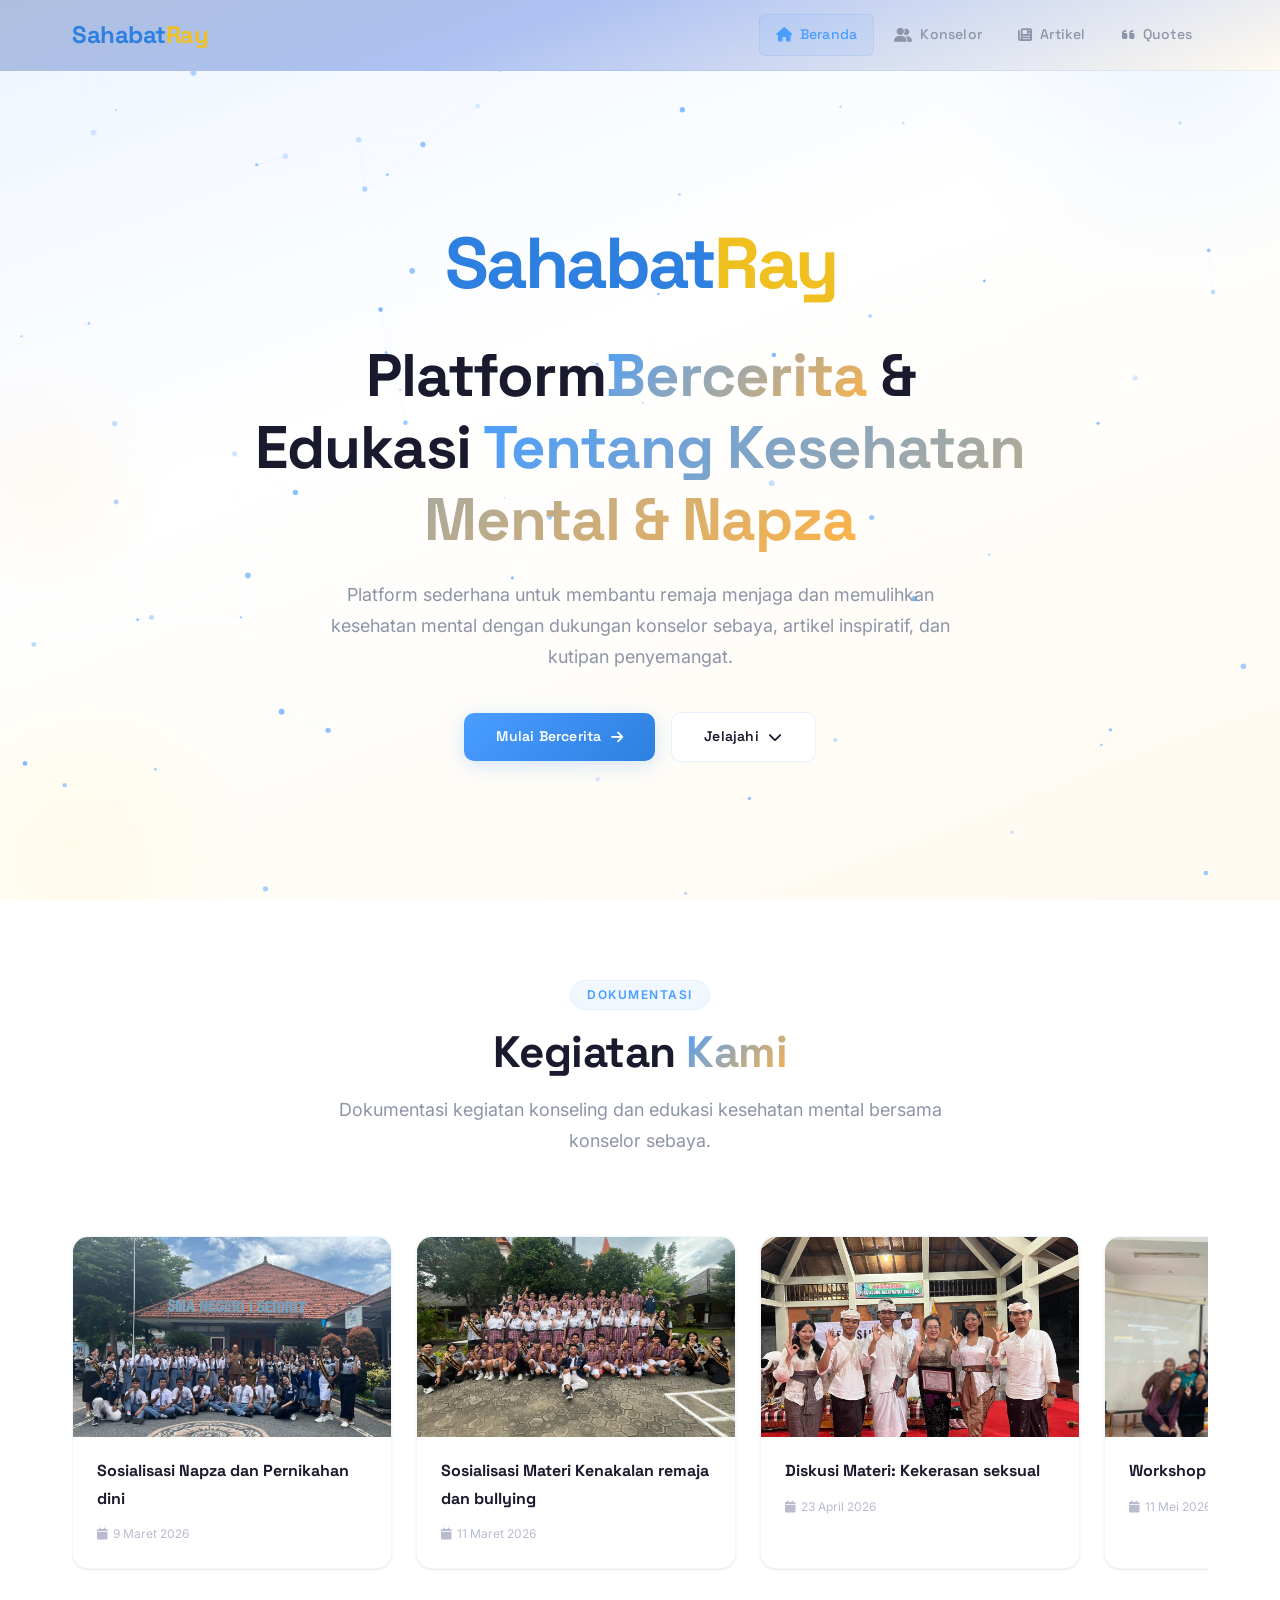
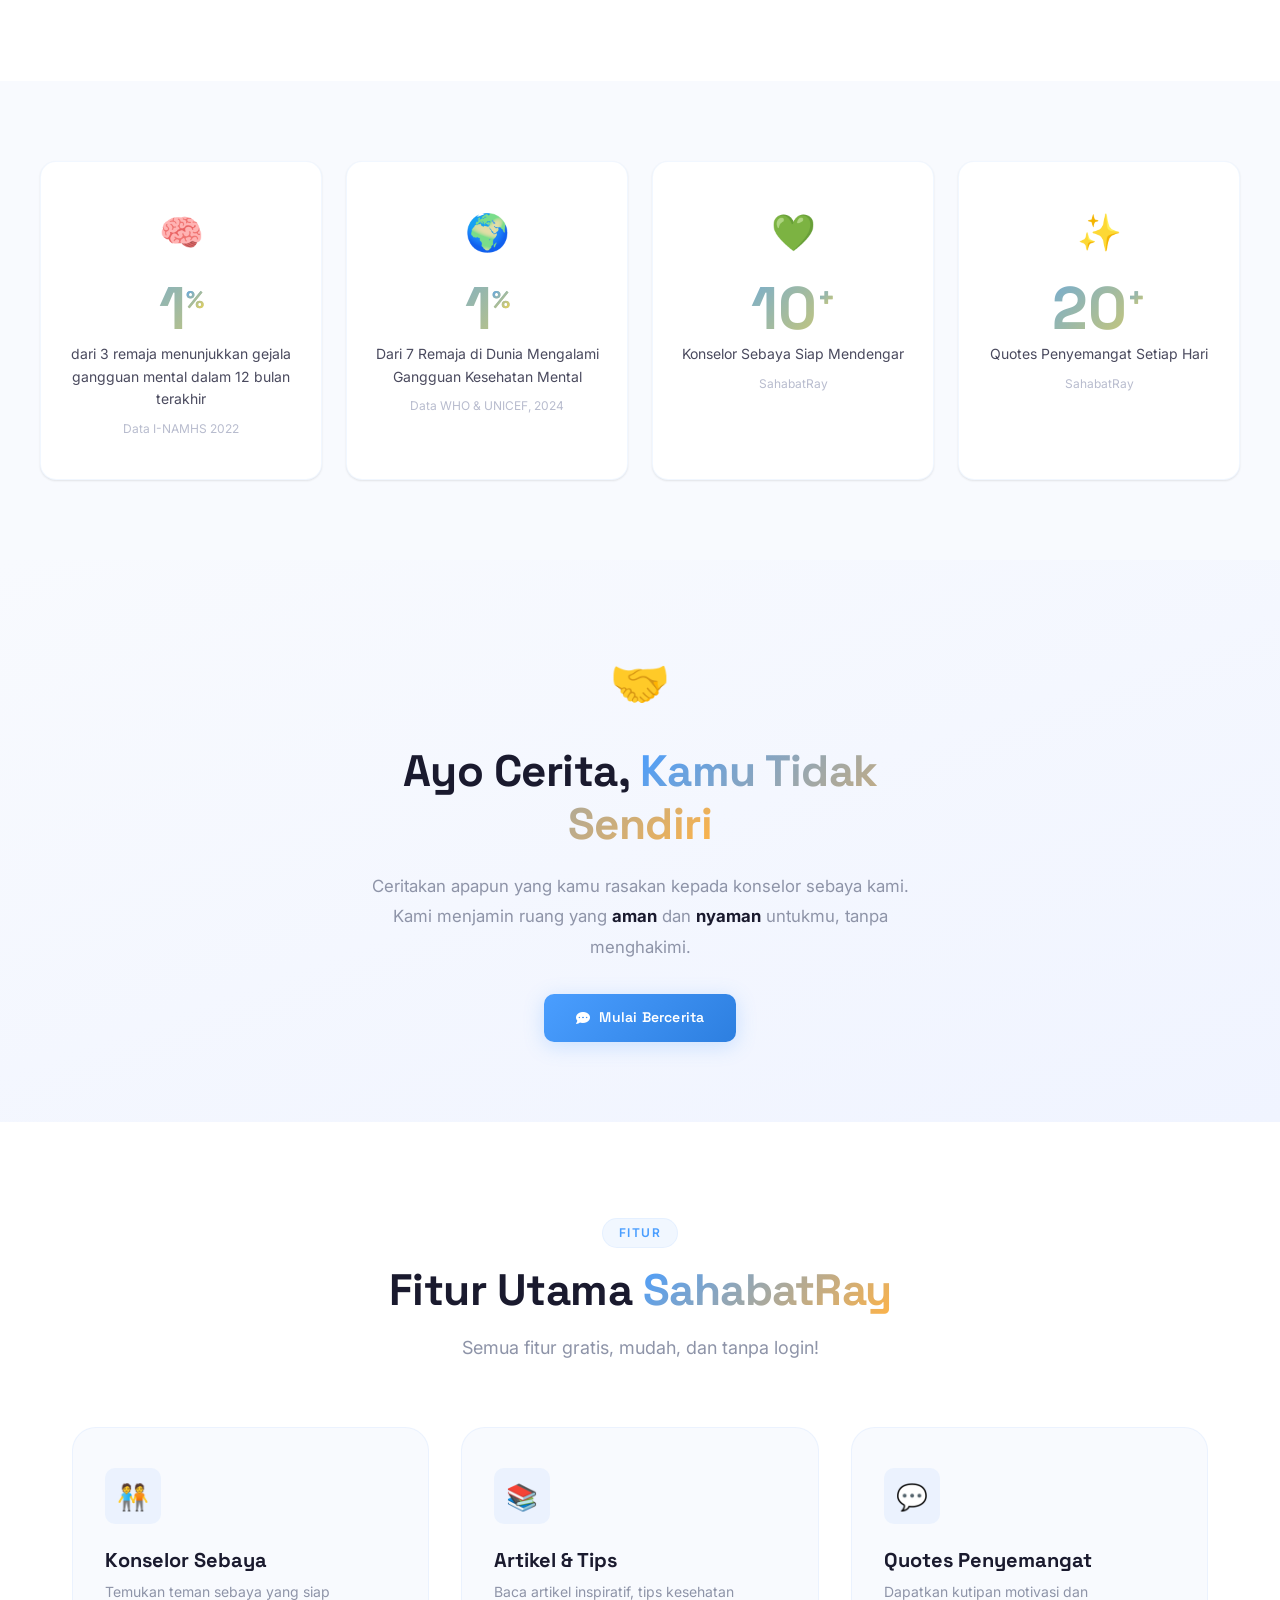
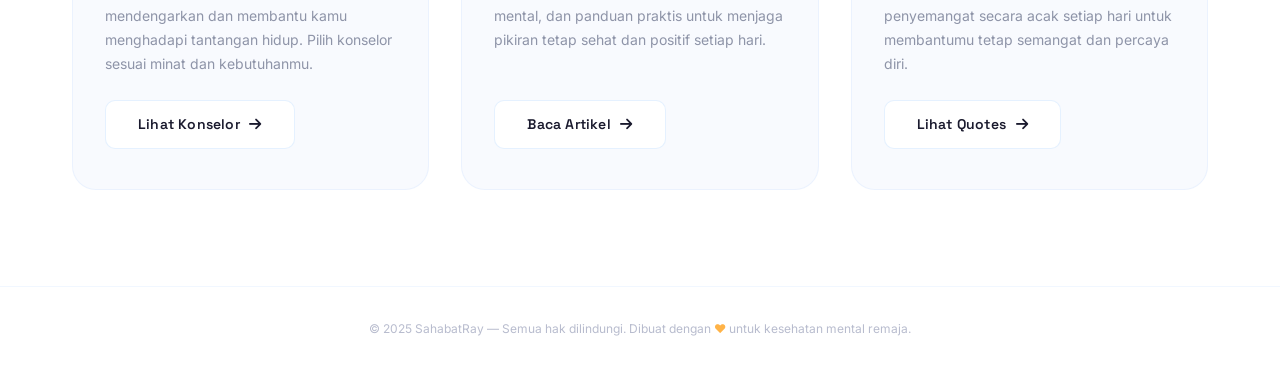
<file: index.html>
<!DOCTYPE html>
<html lang="id">
<head>
  <meta charset="UTF-8">
  <meta name="viewport" content="width=device-width, initial-scale=1.0">
  <title>SahabatRay — Platform Kesehatan Mental Remaja</title>

  <!-- Fonts -->
  <link rel="preconnect" href="https://fonts.googleapis.com">
  <link rel="preconnect" href="https://fonts.gstatic.com" crossorigin>
  <link href="https://fonts.googleapis.com/css2?family=Space+Grotesk:wght@400;500;600;700;800&family=Inter:wght@300;400;500;600;700&display=swap" rel="stylesheet">

  <!-- Icons -->
  <link rel="stylesheet" href="https://cdnjs.cloudflare.com/ajax/libs/font-awesome/6.4.0/css/all.min.css">

  <!-- Styles -->
  <link rel="stylesheet" href="styles.css">
</head>
<body>

  <!-- ====== Navbar ====== -->
  <nav class="navbar">
    <div class="nav-container">
      <a href="index.html" class="logo">Sahabat<span class="in">Ray</span></a>
      <button class="nav-toggle" aria-label="Menu">
        <i class="fa fa-bars"></i>
      </button>
      <div class="nav-links">
        <a href="index.html" class="active"><i class="fa fa-home"></i><span class="nav-text">Beranda</span></a>
        <a href="konselor.html"><i class="fa fa-user-friends"></i><span class="nav-text">Konselor</span></a>
        <a href="artikel.html"><i class="fa fa-newspaper"></i><span class="nav-text">Artikel</span></a>
        <a href="quotes.html"><i class="fa fa-quote-left"></i><span class="nav-text">Quotes</span></a>
      </div>
    </div>
  </nav>

  <!-- ====== Hero Section with Particles ====== -->
  <section class="hero">
    <canvas id="particle-canvas" class="hero-canvas"></canvas>

    <div class="hero-content">
      <a href="index.html" class="logo">Sahabat<span class="in">Ray</span></a>

      <h1 class="hero-title">
        Platform<span class="highlight">Bercerita</span> &amp;<br>
        Edukasi <span class="highlight"> Tentang Kesehatan Mental & Napza</span>
      </h1>

      <p class="hero-subtitle">
        Platform sederhana untuk membantu remaja menjaga dan memulihkan kesehatan mental dengan dukungan konselor sebaya, artikel inspiratif, dan kutipan penyemangat.
      </p>

      <div class="hero-actions">
        <a href="konselor.html" class="btn btn-primary btn-glow">
          <span>Mulai Bercerita</span>
          <i class="fa fa-arrow-right"></i>
        </a>
        <a href="#next-section" class="btn btn-secondary">
          <span>Jelajahi</span>
          <i class="fa fa-chevron-down"></i>
        </a>
      </div>
    </div>

    <!-- Floating decorative shapes -->
    <div class="float-shape float-shape-1"></div>
    <div class="float-shape float-shape-2"></div>
    <div class="float-shape float-shape-3"></div>
  </section>

  <!-- ====== Dokumentasi Section ====== -->
  <section class="dokumentasi-section">
    <div class="container">
      <div class="section-header reveal">
        <div class="section-tag">Dokumentasi</div>
        <h2 class="section-title">Kegiatan <span class="highlight">Kami</span></h2>
        <p class="section-desc">Dokumentasi kegiatan konseling dan edukasi kesehatan mental bersama konselor sebaya.</p>
      </div>
      <div class="dokumentasi-scroll" id="dokumentasi-list">
        <!-- Cards generated by JS -->
      </div>
    </div>
  </section>

  <!-- ====== Facts Section ====== -->
  <section id="next-section" class="facts-section">
    <div class="facts-grid stagger">
      <div class="fact-card reveal">
        <span class="fact-icon">🧠</span>
        <div class="fact-number" data-target="1">0</div>
        <div class="fact-label">dari 3 remaja menunjukkan gejala gangguan mental dalam 12 bulan terakhir</div>
        <span class="fact-source">Data I-NAMHS 2022</span>
      </div>
      <div class="fact-card reveal">
        <span class="fact-icon">🌍</span>
        <div class="fact-number" data-target="1">0</div>
        <div class="fact-label">Dari 7 Remaja di Dunia Mengalami Gangguan Kesehatan Mental</div>
        <span class="fact-source">Data WHO & UNICEF, 2024</span>
      </div>
      <div class="fact-card reveal">
        <span class="fact-icon">💚</span>
        <div class="fact-number" data-target="10">0</div>
        <div class="fact-label">Konselor Sebaya Siap Mendengar</div>
        <span class="fact-source">SahabatRay</span>
      </div>
      <div class="fact-card reveal">
        <span class="fact-icon">✨</span>
        <div class="fact-number" data-target="20">0</div>
        <div class="fact-label">Quotes Penyemangat Setiap Hari</div>
        <span class="fact-source">SahabatRay</span>
      </div>
    </div>
  </section>

  <!-- ====== Call to Story ====== -->
  <section class="cta-section">
    <div class="container">
      <div class="reveal">
        <div style="font-size:3rem;margin-bottom:1.5rem;">🤝</div>
        <h2 class="section-title" style="margin-bottom:1.25rem;">
          Ayo Cerita, <span class="highlight">Kamu Tidak Sendiri</span>
        </h2>
        <p style="color:var(--text-muted);max-width:560px;margin:0 auto 2rem;font-size:1.05rem;line-height:1.8;">
          Ceritakan apapun yang kamu rasakan kepada konselor sebaya kami. Kami menjamin ruang yang <strong style="color:var(--text-dark);">aman</strong> dan <strong style="color:var(--text-dark);">nyaman</strong> untukmu, tanpa menghakimi.
        </p>
        <a href="konselor.html" class="btn btn-primary btn-glow">
          <i class="fa fa-comment-dots"></i>
          <span>Mulai Bercerita</span>
        </a>
      </div>
    </div>
  </section>

  <!-- ====== Features Section ====== -->
  <section class="section fitur-section">
    <div class="container">
      <div class="section-header reveal">
        <div class="section-tag">Fitur</div>
        <h2 class="section-title">Fitur Utama <span class="highlight">SahabatRay</span></h2>
        <p class="section-desc">Semua fitur gratis, mudah, dan tanpa login!</p>
      </div>

      <div class="fitur-grid stagger">
        <div class="fitur-card reveal">
          <div class="fitur-icon">🧑‍🤝‍🧑</div>
          <h3 class="fitur-title">Konselor Sebaya</h3>
          <p class="fitur-desc">Temukan teman sebaya yang siap mendengarkan dan membantu kamu menghadapi tantangan hidup. Pilih konselor sesuai minat dan kebutuhanmu.</p>
          <a href="konselor.html" class="btn btn-secondary">
            <span>Lihat Konselor</span>
            <i class="fa fa-arrow-right"></i>
          </a>
        </div>

        <div class="fitur-card reveal">
          <div class="fitur-icon">📚</div>
          <h3 class="fitur-title">Artikel &amp; Tips</h3>
          <p class="fitur-desc">Baca artikel inspiratif, tips kesehatan mental, dan panduan praktis untuk menjaga pikiran tetap sehat dan positif setiap hari.</p>
          <a href="artikel.html" class="btn btn-secondary">
            <span>Baca Artikel</span>
            <i class="fa fa-arrow-right"></i>
          </a>
        </div>

        <div class="fitur-card reveal">
          <div class="fitur-icon">💬</div>
          <h3 class="fitur-title">Quotes Penyemangat</h3>
          <p class="fitur-desc">Dapatkan kutipan motivasi dan penyemangat secara acak setiap hari untuk membantumu tetap semangat dan percaya diri.</p>
          <a href="quotes.html" class="btn btn-secondary">
            <span>Lihat Quotes</span>
            <i class="fa fa-arrow-right"></i>
          </a>
        </div>
      </div>
    </div>
  </section>

  <!-- ====== Footer ====== -->
  <footer class="footer">
    <p>© 2025 SahabatRay — Semua hak dilindungi. Dibuat dengan <span style="color:var(--accent);">❤</span> untuk kesehatan mental remaja.</p>
  </footer>

  <!-- Scripts -->
  <script src="scripts.js"></script>
</body>
</html>
</file>
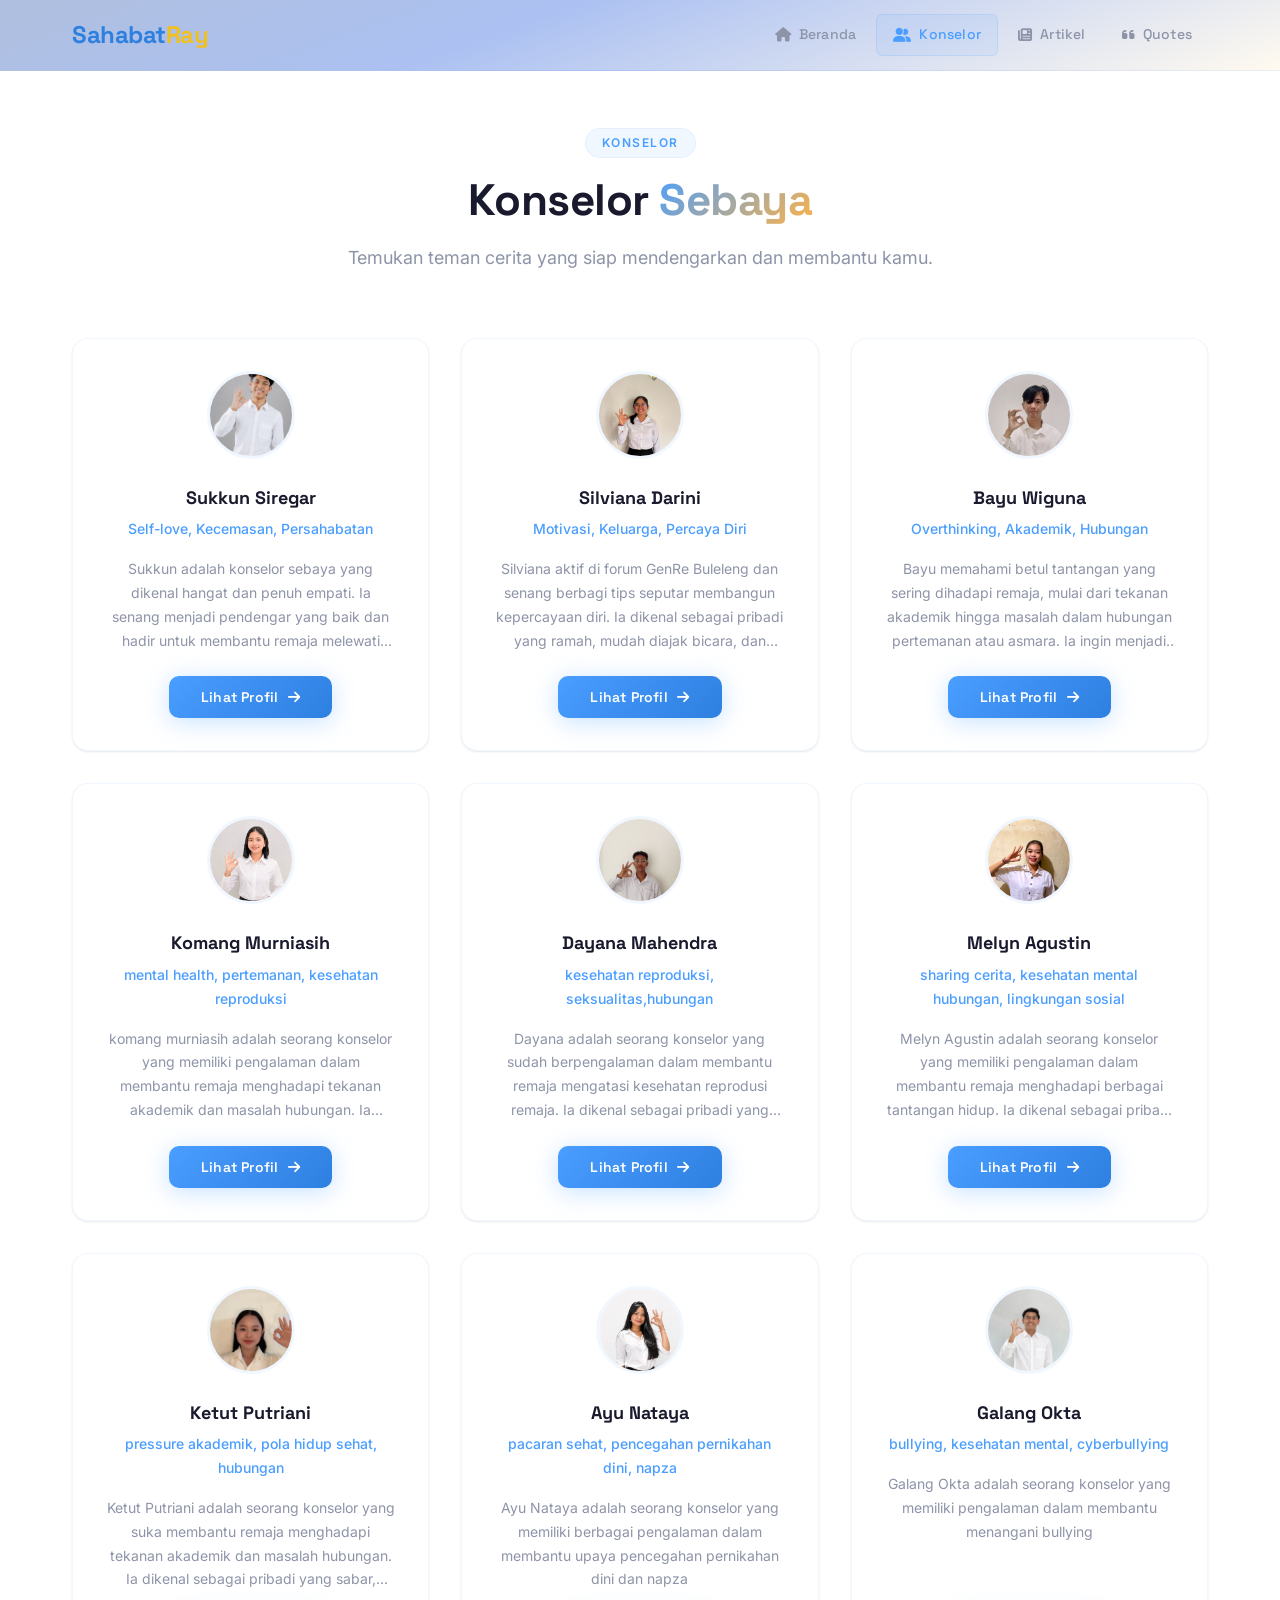
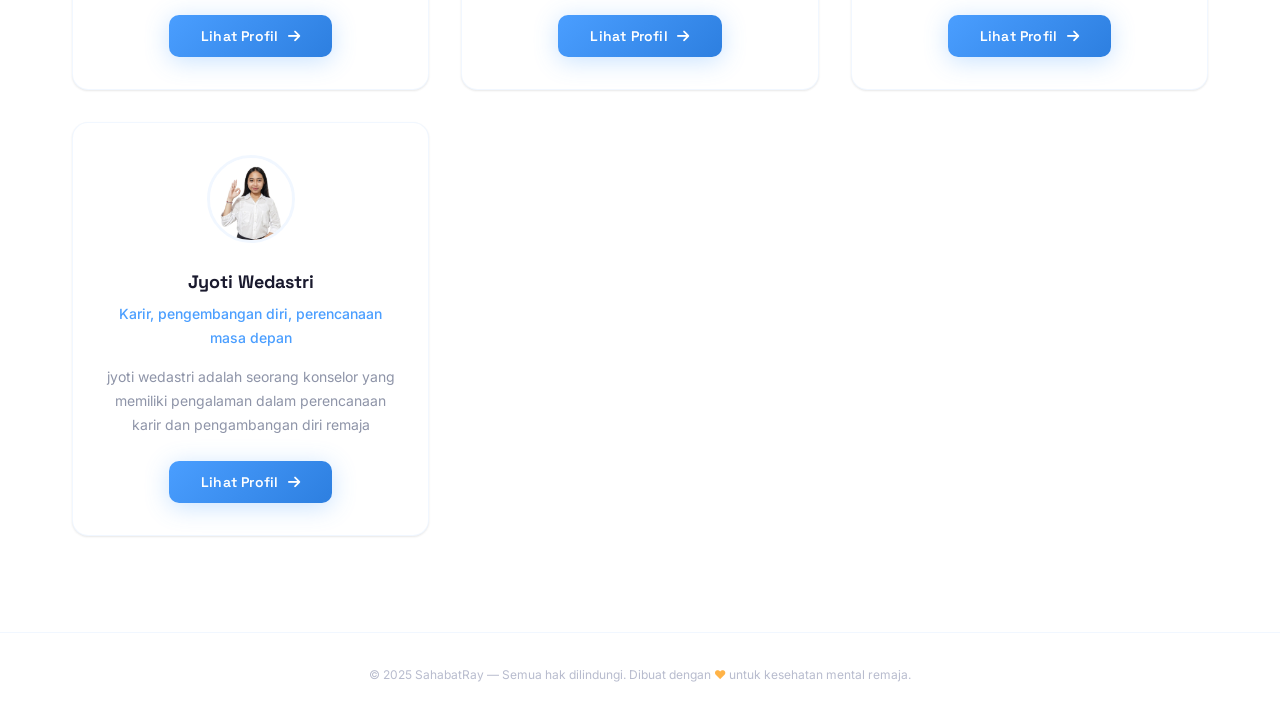
<file: konselor.html>
<!DOCTYPE html>
<html lang="id">
<head>
  <meta charset="UTF-8">
  <meta name="viewport" content="width=device-width, initial-scale=1.0">
  <title>Konselor Sebaya — SahabatRay</title>
  <link rel="preconnect" href="https://fonts.googleapis.com">
  <link rel="preconnect" href="https://fonts.gstatic.com" crossorigin>
  <link href="https://fonts.googleapis.com/css2?family=Space+Grotesk:wght@400;500;600;700;800&family=Inter:wght@300;400;500;600;700&display=swap" rel="stylesheet">
  <link rel="stylesheet" href="https://cdnjs.cloudflare.com/ajax/libs/font-awesome/6.4.0/css/all.min.css">
  <link rel="stylesheet" href="styles.css">
</head>
<body>

  <nav class="navbar">
    <div class="nav-container">
      <a href="index.html" class="logo">Sahabat<span class="in">Ray</span></a>
      <button class="nav-toggle" aria-label="Menu">
        <i class="fa fa-bars"></i>
      </button>
      <div class="nav-links">
        <a href="index.html"><i class="fa fa-home"></i><span class="nav-text">Beranda</span></a>
        <a href="konselor.html" class="active"><i class="fa fa-user-friends"></i><span class="nav-text">Konselor</span></a>
        <a href="artikel.html"><i class="fa fa-newspaper"></i><span class="nav-text">Artikel</span></a>
        <a href="quotes.html"><i class="fa fa-quote-left"></i><span class="nav-text">Quotes</span></a>
      </div>
    </div>
  </nav>

  <section class="section" style="padding-top:8rem;">
    <div class="container">
      <div class="section-header reveal">
        <div class="section-tag">Konselor</div>
        <h2 class="section-title">Konselor <span class="highlight">Sebaya</span></h2>
        <p class="section-desc">Temukan teman cerita yang siap mendengarkan dan membantu kamu.</p>
      </div>
      <div id="konselor-list">
        <!-- Cards generated by JS -->
      </div>
    </div>
  </section>

  <footer class="footer">
    <p>© 2025 SahabatRay — Semua hak dilindungi. Dibuat dengan <span style="color:var(--accent);">❤</span> untuk kesehatan mental remaja.</p>
  </footer>

  <script src="scripts.js"></script>
</body>
</html>
</file>
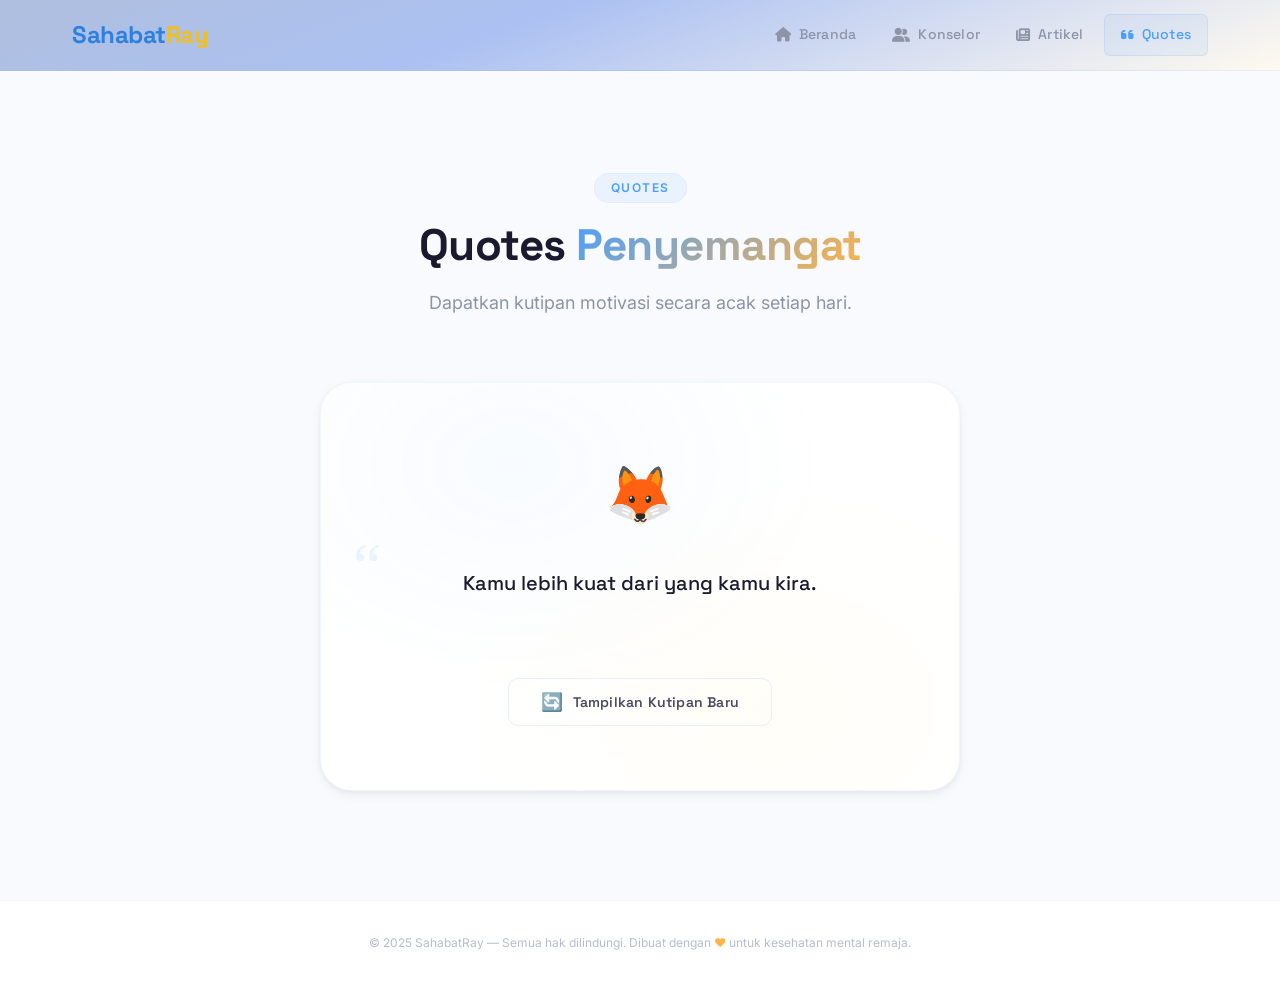
<file: quotes.html>
<!DOCTYPE html>
<html lang="id">
<head>
  <meta charset="UTF-8">
  <meta name="viewport" content="width=device-width, initial-scale=1.0">
  <title>Quotes Penyemangat — SahabatRay</title>
  <link rel="preconnect" href="https://fonts.googleapis.com">
  <link rel="preconnect" href="https://fonts.gstatic.com" crossorigin>
  <link href="https://fonts.googleapis.com/css2?family=Space+Grotesk:wght@400;500;600;700;800&family=Inter:wght@300;400;500;600;700&display=swap" rel="stylesheet">
  <link rel="stylesheet" href="https://cdnjs.cloudflare.com/ajax/libs/font-awesome/6.4.0/css/all.min.css">
  <link rel="stylesheet" href="styles.css">
</head>
<body>

  <nav class="navbar">
    <div class="nav-container">
      <a href="index.html" class="logo">Sahabat<span class="in">Ray</span></a>
      <button class="nav-toggle" aria-label="Menu">
        <i class="fa fa-bars"></i>
      </button>
      <div class="nav-links">
        <a href="index.html"><i class="fa fa-home"></i><span class="nav-text">Beranda</span></a>
        <a href="konselor.html"><i class="fa fa-user-friends"></i><span class="nav-text">Konselor</span></a>
        <a href="artikel.html"><i class="fa fa-newspaper"></i><span class="nav-text">Artikel</span></a>
        <a href="quotes.html" class="active"><i class="fa fa-quote-left"></i><span class="nav-text">Quotes</span></a>
      </div>
    </div>
  </nav>

  <section class="quotes-section">
    <div class="quotes-container">
      <div class="section-header reveal">
        <div class="section-tag">Quotes</div>
        <h2 class="section-title">Quotes <span class="highlight">Penyemangat</span></h2>
        <p class="section-desc">Dapatkan kutipan motivasi secara acak setiap hari.</p>
      </div>

      <div class="quotes-card reveal">
        <span class="quotes-emoji" id="quotes-emoji">😺</span>
        <p class="quotes-text" id="quote-text" style="transition:all 0.4s var(--ease-out);">Loading...</p>
        <button class="btn btn-outline quotes-btn" id="new-quote-btn">
          <span class="quotes-btn-icon">🔄</span>
          <span>Tampilkan Kutipan Baru</span>
        </button>
      </div>
    </div>
  </section>

  <footer class="footer">
    <p>© 2025 SahabatRay — Semua hak dilindungi. Dibuat dengan <span style="color:var(--accent);">❤</span> untuk kesehatan mental remaja.</p>
  </footer>

  <script src="scripts.js"></script>
</body>
</html>
</file>
<file: styles.css>
/* ============================================
   Cerita.In — Professional Counseling Platform
   ============================================ */

:root {
  --primary: #4A9EFF;
  --primary-dark: #2D7FE0;
  --primary-light: #7BB8FF;
  --primary-subtle: rgba(74,158,255,0.08);

  --secondary: #FFD93D;
  --secondary-dark: #F0C020;
  --secondary-subtle: rgba(255,217,61,0.12);

  --accent: #FFB347;
  --accent-dark: #E89F30;

  --bg-white: #FFFFFF;
  --bg-light: #F8FAFE;
  --bg-muted: #F0F4FF;
  --bg-deep: #E8EEF8;

  --text-dark: #1A1A2E;
  --text-body: #4A4A5E;
  --text-muted: #8E94A8;
  --text-light: #B8BCCE;

  --border-light: rgba(74,158,255,0.08);
  --border-med: rgba(74,158,255,0.14);
  --border-strong: rgba(74,158,255,0.22);

  --shadow-sm: 0 1px 3px rgba(0,0,0,0.04), 0 1px 2px rgba(0,0,0,0.06);
  --shadow-md: 0 4px 12px rgba(0,0,0,0.05), 0 2px 4px rgba(0,0,0,0.04);
  --shadow-lg: 0 12px 40px rgba(0,0,0,0.06), 0 4px 12px rgba(0,0,0,0.04);
  --shadow-xl: 0 24px 60px rgba(0,0,0,0.08), 0 8px 20px rgba(0,0,0,0.04);
  --shadow-glow-blue: 0 4px 24px rgba(74,158,255,0.3);
  --shadow-glow-yellow: 0 4px 24px rgba(255,217,61,0.35);

  --font-display: 'Space Grotesk', sans-serif;
  --font-body: 'Inter', sans-serif;

  --text-xs: 0.75rem;
  --text-sm: 0.875rem;
  --text-base: 1rem;
  --text-lg: 1.125rem;
  --text-xl: 1.25rem;
  --text-2xl: 1.5rem;
  --text-3xl: 2rem;
  --text-4xl: 2.75rem;
  --text-5xl: 3.75rem;
  --text-6xl: 4.5rem;

  --leading-tight: 1.2;
  --leading-normal: 1.6;
  --leading-relaxed: 1.7;

  --space-1: 0.25rem;
  --space-2: 0.5rem;
  --space-3: 0.75rem;
  --space-4: 1rem;
  --space-5: 1.25rem;
  --space-6: 1.5rem;
  --space-8: 2rem;
  --space-10: 2.5rem;
  --space-12: 3rem;
  --space-16: 4rem;
  --space-20: 5rem;
  --space-24: 6rem;

  --radius-sm: 6px;
  --radius-md: 10px;
  --radius-lg: 16px;
  --radius-xl: 24px;
  --radius-2xl: 32px;
  --radius-full: 9999px;

  --ease: cubic-bezier(0.25, 0.1, 0.25, 1);
  --ease-out: cubic-bezier(0.16, 1, 0.3, 1);
  --fast: 0.2s var(--ease);
  --med: 0.4s var(--ease-out);
  --slow: 0.6s var(--ease-out);

  --container: 1200px;
  --section-py: 6rem;
}

/* ============================================
   Reset & Base
   ============================================ */
*, *::before, *::after {
  margin: 0;
  padding: 0;
  box-sizing: border-box;
}

html {
  scroll-behavior: smooth;
  -webkit-font-smoothing: antialiased;
  -moz-osx-font-smoothing: grayscale;
}

body {
  font-family: var(--font-body);
  font-size: var(--text-base);
  line-height: var(--leading-relaxed);
  color: var(--text-body);
  background: var(--bg-white);
  overflow-x: hidden;
  min-height: 100vh;
}

/* ============================================
   Typography
   ============================================ */
h1, h2, h3, h4, h5, h6 {
  font-family: var(--font-display);
  font-weight: 700;
  line-height: var(--leading-tight);
  color: var(--text-dark);
}

a {
  color: var(--primary);
  text-decoration: none;
  transition: color var(--fast);
}
a:hover { color: var(--primary-dark); }

/* ============================================
   Scrollbar
   ============================================ */
::-webkit-scrollbar { width: 6px; }
::-webkit-scrollbar-track { background: var(--bg-light); }
::-webkit-scrollbar-thumb {
  background: linear-gradient(180deg, var(--primary), var(--secondary));
  border-radius: 3px;
}

/* ============================================
   Navbar
   ============================================ */
.navbar {
  position: fixed;
  top: 0;
  left: 0;
  right: 0;
  z-index: 1000;
  padding: 0.875rem 0;
  background: linear-gradient(160deg, #afbfde 0%, #acc1f2 40%, #FFFAF0 100%);
  backdrop-filter: blur(24px) saturate(1.8);
  border-bottom: 1px solid transparent;
  transition: all var(--med);
}

.navbar.scrolled {
  background: rgba(255,255,255,0.95);
  border-bottom-color: var(--border-light);
  box-shadow: var(--shadow-sm);
}

.nav-container {
  max-width: var(--container);
  margin: 0 auto;
  padding: 0 var(--space-8);
  display: flex;
  align-items: center;
  justify-content: space-between;
}

.logo {
  font-family: var(--font-display);
  font-weight: 800;
  font-size: 1.5rem;
  letter-spacing: -0.5px;
  color: var(--primary-dark);
  position: relative;
}
.logo .in {
  color: var(--secondary-dark);
}
.logo::after {
  content: '';
  position: absolute;
  bottom: -2px;
  left: 0;
  width: 100%;
  height: 2px;
  background: linear-gradient(90deg, var(--primary), var(--secondary));
  border-radius: 1px;
  transform: scaleX(0);
  transform-origin: left;
  transition: transform var(--med);
}
.logo:hover::after { transform: scaleX(1); }

.nav-links {
  display: flex;
  align-items: center;
  gap: 0.25rem;
}

.nav-links a {
  font-family: var(--font-display);
  color: var(--text-muted);
  font-size: var(--text-sm);
  font-weight: 500;
  padding: 0.5rem 1rem;
  border-radius: var(--radius-sm);
  display: flex;
  align-items: center;
  gap: 0.5rem;
  transition: all var(--fast);
  letter-spacing: 0.2px;
  position: relative;
}
.nav-links a i {
  font-size: 0.9rem;
  transition: transform var(--fast);
}
.nav-links a:hover {
  color: var(--text-body);
  background: var(--primary-subtle);
}

.nav-links a.active {
  color: var(--primary);
  background: var(--primary-subtle);
  border: 1px solid var(--border-med);
}

.nav-toggle {
  display: none;
  background: var(--primary-subtle);
  border: 1px solid var(--border-light);
  color: var(--text-dark);
  width: 40px;
  height: 40px;
  border-radius: var(--radius-sm);
  cursor: pointer;
  align-items: center;
  justify-content: center;
  font-size: 1.1rem;
  transition: all var(--fast);
}
.nav-toggle:hover {
  background: rgba(74,158,255,0.12);
  border-color: var(--border-med);
}

/* ============================================
   Hero
   ============================================ */
.hero {
  position: relative;
  min-height: 100vh;
  display: flex;
  align-items: center;
  justify-content: center;
  overflow: hidden;
  padding: 8rem var(--space-8) 4rem;
  background: linear-gradient(160deg, #EEF4FF 0%, #FFFFFF 40%, #FFFAF0 100%);
}

.hero-canvas {
  position: absolute;
  inset: 0;
  z-index: 1;
}

.hero-content {
  position: relative;
  z-index: 2;
  text-align: center;
  max-width: 820px;
  margin: 0 auto;
}

.hero-badge {
  display: inline-flex;
  align-items: center;
  gap: 0.5rem;
  padding: 0.4rem 1.2rem;
  border-radius: var(--radius-full);
  background: var(--secondary-subtle);
  border: 1px solid rgba(255,217,61,0.2);
  font-size: var(--text-xs);
  font-weight: 600;
  color: var(--secondary-dark);
  margin-bottom: var(--space-8);
  text-transform: uppercase;
  letter-spacing: 1.2px;
}
.hero-badge span { color: var(--text-muted); }

.hero-content .logo {
  font-size: var(--text-6xl);
  display: inline-block;
  margin-bottom: var(--space-4);
  animation: heroFadeUp 0.8s var(--ease-out) 0.1s both;
  letter-spacing: -3px;
}

.hero-title {
  font-size: var(--text-5xl);
  font-weight: 800;
  margin-bottom: var(--space-6);
  line-height: var(--leading-tight);
  animation: heroFadeUp 0.8s var(--ease-out) 0.2s both;
  letter-spacing: -1px;
  color: var(--text-dark);
}
.hero-title .highlight {
  background: linear-gradient(135deg, var(--primary), var(--accent));
  -webkit-background-clip: text;
  -webkit-text-fill-color: transparent;
  background-clip: text;
}

.hero-subtitle {
  font-size: var(--text-lg);
  color: var(--text-muted);
  max-width: 640px;
  margin: 0 auto var(--space-10);
  animation: heroFadeUp 0.8s var(--ease-out) 0.3s both;
  line-height: var(--leading-relaxed);
}

.hero-actions {
  display: flex;
  align-items: center;
  justify-content: center;
  gap: var(--space-4);
  flex-wrap: wrap;
  animation: heroFadeUp 0.8s var(--ease-out) 0.4s both;
}

@keyframes heroFadeUp {
  from { opacity: 0; transform: translateY(24px); }
  to { opacity: 1; transform: translateY(0); }
}

/* ============================================
   Buttons
   ============================================ */
.btn {
  display: inline-flex;
  align-items: center;
  justify-content: center;
  gap: 0.6rem;
  padding: 0.75rem 2rem;
  border-radius: var(--radius-md);
  font-family: var(--font-display);
  font-weight: 600;
  font-size: var(--text-sm);
  border: none;
  cursor: pointer;
  transition: all var(--med);
  position: relative;
  overflow: hidden;
  text-decoration: none;
  letter-spacing: 0.2px;
  white-space: nowrap;
}

.btn-primary {
  background: linear-gradient(135deg, var(--primary), var(--primary-dark));
  color: #fff;
  box-shadow: var(--shadow-glow-blue);
}
.btn-primary:hover {
  transform: translateY(-2px);
  box-shadow: 0 8px 32px rgba(74,158,255,0.4);
  color: #fff;
}
.btn-primary:active { transform: translateY(0); }

.btn-wa {
  background: linear-gradient(135deg, #25D366, #128C7E);
  color: #fff;
  box-shadow: 0 4px 20px rgba(37,211,102,0.25);
}
.btn-wa:hover {
  transform: translateY(-2px);
  box-shadow: 0 8px 32px rgba(37,211,102,0.35);
  color: #fff;
}

.btn-secondary {
  background: var(--bg-white);
  color: var(--text-dark);
  border: 1px solid var(--border-med);
}
.btn-secondary:hover {
  border-color: var(--border-strong);
  color: var(--text-dark);
  transform: translateY(-2px);
  box-shadow: var(--shadow-md);
}

.btn-outline {
  background: transparent;
  color: var(--text-body);
  border: 1px solid var(--border-med);
}
.btn-outline:hover {
  border-color: var(--border-strong);
  color: var(--text-dark);
  transform: translateY(-2px);
  box-shadow: var(--shadow-sm);
}

.btn-sm {
  padding: 0.5rem 1.25rem;
  font-size: var(--text-xs);
}

.btn-glow {
  box-shadow: 0 4px 20px rgba(74,158,255,0.25);
}

/* ============================================
   Sections
   ============================================ */
.section {
  padding: var(--section-py) 0;
  position: relative;
}

.section-header {
  text-align: center;
  max-width: 640px;
  margin: 0 auto var(--space-16);
}

.section-tag {
  display: inline-block;
  padding: 0.25rem 1rem;
  border-radius: var(--radius-full);
  background: var(--primary-subtle);
  border: 1px solid var(--border-light);
  font-size: var(--text-xs);
  font-weight: 600;
  color: var(--primary);
  text-transform: uppercase;
  letter-spacing: 1.5px;
  margin-bottom: var(--space-4);
}

.section-title {
  font-size: var(--text-4xl);
  font-weight: 800;
  margin-bottom: var(--space-4);
  letter-spacing: -0.5px;
  color: var(--text-dark);
}
.section-title .highlight {
  background: linear-gradient(135deg, var(--primary), var(--accent));
  -webkit-background-clip: text;
  -webkit-text-fill-color: transparent;
  background-clip: text;
}

.section-desc {
  color: var(--text-muted);
  font-size: var(--text-lg);
  line-height: var(--leading-relaxed);
}

.container {
  max-width: var(--container);
  margin: 0 auto;
  padding: 0 var(--space-8);
}

/* ============================================
   Facts Section
   ============================================ */
.facts-section {
  padding: var(--space-20) var(--space-8);
  background: var(--bg-light);
}

.facts-grid {
  display: grid;
  grid-template-columns: repeat(4, 1fr);
  gap: var(--space-6);
  max-width: var(--container);
  margin: 0 auto;
}

.fact-card {
  text-align: center;
  padding: var(--space-10) var(--space-6);
  border-radius: var(--radius-lg);
  background: var(--bg-white);
  border: 1px solid var(--border-light);
  box-shadow: var(--shadow-sm);
  transition: all var(--med);
}
.fact-card:hover {
  transform: translateY(-4px);
  border-color: var(--border-med);
  box-shadow: var(--shadow-lg);
}

.fact-icon {
  font-size: 2.25rem;
  margin-bottom: var(--space-4);
  display: block;
}

.fact-number {
  font-family: var(--font-display);
  font-size: var(--text-5xl);
  font-weight: 800;
  line-height: 1;
  background: linear-gradient(135deg, var(--primary), var(--secondary));
  -webkit-background-clip: text;
  -webkit-text-fill-color: transparent;
  background-clip: text;
  margin-bottom: var(--space-1);
}

.fact-number::after {
  content: '%';
  font-size: 0.4em;
  vertical-align: super;
  background: linear-gradient(135deg, var(--primary), var(--secondary));
  -webkit-background-clip: text;
  -webkit-text-fill-color: transparent;
  background-clip: text;
}

.fact-card:nth-child(3) .fact-number::after,
.fact-card:nth-child(4) .fact-number::after {
  content: '+';
  font-size: 0.5em;
}

.fact-label {
  color: var(--text-body);
  font-size: var(--text-sm);
  line-height: var(--leading-normal);
}

.fact-source {
  color: var(--text-light);
  font-size: var(--text-xs);
  margin-top: var(--space-2);
  display: block;
}

/* ============================================
   Features Section
   ============================================ */
.fitur-section {
  background: var(--bg-white);
}

.fitur-grid {
  display: grid;
  grid-template-columns: repeat(3, 1fr);
  gap: var(--space-8);
}

.fitur-card {
  padding: var(--space-10) var(--space-8);
  border-radius: var(--radius-xl);
  background: var(--bg-light);
  border: 1px solid var(--border-light);
  transition: all var(--med);
  display: flex;
  flex-direction: column;
}
.fitur-card:hover {
  transform: translateY(-4px);
  border-color: var(--border-med);
  box-shadow: var(--shadow-lg);
}

.fitur-icon {
  width: 56px;
  height: 56px;
  display: flex;
  align-items: center;
  justify-content: center;
  border-radius: var(--radius-md);
  background: var(--primary-subtle);
  font-size: 1.6rem;
  margin-bottom: var(--space-6);
}

.fitur-title {
  font-family: var(--font-display);
  font-size: var(--text-xl);
  font-weight: 700;
  margin-bottom: var(--space-2);
  color: var(--text-dark);
}

.fitur-desc {
  color: var(--text-muted);
  font-size: var(--text-sm);
  line-height: var(--leading-relaxed);
  margin-bottom: var(--space-6);
  flex: 1;
}

.fitur-card .btn { align-self: flex-start; }

/* ============================================
   Card Grid (Konselor, Artikel)
   ============================================ */
.card-grid {
  display: grid;
  grid-template-columns: repeat(3, 1fr);
  gap: var(--space-8);
}

.card {
  padding: var(--space-8);
  border-radius: var(--radius-lg);
  background: var(--bg-white);
  border: 1px solid var(--border-light);
  box-shadow: var(--shadow-sm);
  transition: all var(--med);
  display: flex;
  flex-direction: column;
  align-items: center;
  text-align: center;
  position: relative;
}
.card:hover {
  transform: translateY(-4px);
  border-color: var(--border-med);
  box-shadow: var(--shadow-lg);
}

.card-img {
  width: 88px;
  height: 88px;
  border-radius: 50%;
  object-fit: cover;
  margin-bottom: var(--space-6);
  border: 3px solid var(--border-light);
  transition: all var(--med);
}
.card:hover .card-img {
  border-color: var(--primary);
}

.card-img--landscape {
  width: 100%;
  height: 200px;
  border-radius: var(--radius-md);
  object-fit: cover;
}

.card-title {
  font-family: var(--font-display);
  font-size: var(--text-lg);
  font-weight: 700;
  margin-bottom: var(--space-1);
  color: var(--text-dark);
}

.card-subtitle {
  color: var(--primary);
  font-size: var(--text-sm);
  font-weight: 500;
  margin-bottom: var(--space-4);
}

.card-desc {
  color: var(--text-muted);
  font-size: var(--text-sm);
  line-height: var(--leading-relaxed);
  margin-bottom: var(--space-6);
  flex: 1;
  display: -webkit-box;
  -webkit-line-clamp: 4;
  -webkit-box-orient: vertical;
  overflow: hidden;
}

.card .btn { margin-top: auto; }

/* ============================================
   Profile Page
   ============================================ */
.profil-section {
  padding: 8rem var(--space-8) 4rem;
  min-height: 100vh;
  background: var(--bg-light);
}

.profil-layout {
  max-width: 560px;
  margin: 0 auto;
}

.profil-card {
  padding: var(--space-10);
  border-radius: var(--radius-xl);
  background: var(--bg-white);
  border: 1px solid var(--border-light);
  box-shadow: var(--shadow-md);
  display: flex;
  flex-direction: column;
  align-items: center;
  text-align: center;
  position: relative;
}
.profil-card::before {
  content: '';
  position: absolute;
  top: 0;
  left: 0;
  right: 0;
  height: 4px;
  background: linear-gradient(90deg, var(--primary), var(--secondary), var(--accent));
  border-radius: var(--radius-xl) var(--radius-xl) 0 0;
}

.profil-img {
  width: 130px;
  height: 130px;
  border-radius: 50%;
  object-fit: cover;
  border: 4px solid var(--border-light);
  margin-bottom: var(--space-6);
  transition: all var(--med);
}
.profil-card:hover .profil-img {
  border-color: var(--primary);
}

.profil-title {
  font-family: var(--font-display);
  font-size: var(--text-2xl);
  font-weight: 800;
  margin-bottom: var(--space-2);
  color: var(--text-dark);
}

.profil-minat {
  color: var(--primary);
  font-size: var(--text-sm);
  font-weight: 500;
  margin-bottom: var(--space-6);
}

.profil-bio {
  color: var(--text-body);
  font-size: var(--text-sm);
  line-height: var(--leading-relaxed);
  margin-bottom: var(--space-6);
  max-width: 500px;
}

.profil-detail {
  width: 100%;
  padding: var(--space-4) var(--space-6);
  margin-bottom: var(--space-2);
  border-radius: var(--radius-md);
  background: var(--bg-light);
  border: 1px solid var(--border-light);
  font-size: var(--text-sm);
  color: var(--text-muted);
  text-align: left;
  line-height: var(--leading-normal);
}
.profil-detail b { color: var(--text-dark); }

.profil-testimoni {
  font-style: italic;
  color: var(--primary-dark);
  font-size: var(--text-sm);
  margin: var(--space-4) 0;
  padding: var(--space-4) var(--space-6);
  border-left: 3px solid var(--primary);
  background: var(--primary-subtle);
  border-radius: 0 var(--radius-sm) var(--radius-sm) 0;
  width: 100%;
  line-height: var(--leading-relaxed);
}

.profil-ig-info {
  color: var(--text-muted);
  font-size: var(--text-sm);
  margin: var(--space-4) 0 var(--space-2);
}
.profil-ig-username {
  color: var(--accent);
  font-weight: 600;
}

.profil-btn-group {
  display: flex;
  gap: var(--space-4);
  width: 100%;
  justify-content: center;
  margin-top: var(--space-6);
}
.profil-btn-group .btn {
  flex: 1;
  max-width: 220px;
  justify-content: center;
}

.profil-privasi {
  margin-top: var(--space-6);
  padding: var(--space-4) var(--space-6);
  border-radius: var(--radius-md);
  background: var(--primary-subtle);
  border: 1px solid var(--border-light);
  font-size: var(--text-xs);
  color: var(--text-muted);
  width: 100%;
  line-height: var(--leading-normal);
}

/* ============================================
   Form
   ============================================ */
.form-card {
  padding: var(--space-10);
  border-radius: var(--radius-xl);
  background: var(--bg-white);
  border: 1px solid var(--border-light);
  box-shadow: var(--shadow-md);
}

.form-card h3 {
  font-size: var(--text-xl);
  margin-bottom: var(--space-2);
  color: var(--text-dark);
}

.form-card .form-subtitle {
  color: var(--text-muted);
  font-size: var(--text-sm);
  margin-bottom: var(--space-8);
}

.form-group {
  margin-bottom: var(--space-6);
}

.form-label {
  display: block;
  font-family: var(--font-display);
  font-size: var(--text-sm);
  font-weight: 600;
  color: var(--text-body);
  margin-bottom: var(--space-2);
}

.form-input,
.form-textarea {
  width: 100%;
  padding: var(--space-4) var(--space-6);
  border-radius: var(--radius-md);
  background: var(--bg-light);
  border: 1px solid var(--border-light);
  color: var(--text-dark);
  font-family: var(--font-body);
  font-size: var(--text-sm);
  line-height: var(--leading-normal);
  transition: all var(--fast);
  outline: none;
}

.form-input:hover,
.form-textarea:hover {
  border-color: var(--border-med);
  background: var(--bg-white);
}

.form-input:focus,
.form-textarea:focus {
  border-color: var(--primary);
  background: var(--bg-white);
  box-shadow: 0 0 0 3px var(--primary-subtle);
}

.form-input::placeholder,
.form-textarea::placeholder {
  color: var(--text-light);
}

.form-textarea {
  min-height: 120px;
  resize: vertical;
}

.form-submit {
  width: 100%;
  padding: var(--space-4);
  margin-top: var(--space-2);
}

.form-info {
  text-align: center;
  color: var(--text-light);
  font-size: var(--text-xs);
  margin-top: var(--space-4);
  line-height: var(--leading-normal);
}
.form-info i { margin-right: 0.3rem; }

/* ============================================
   Modal
   ============================================ */
.modal-overlay {
  position: fixed;
  inset: 0;
  z-index: 2000;
  background: rgba(26, 26, 46, 0.45);
  backdrop-filter: blur(8px);
  display: flex;
  align-items: center;
  justify-content: center;
  padding: var(--space-6);
  opacity: 0;
  pointer-events: none;
  transition: opacity 0.3s var(--ease-out);
}
.modal-overlay.open {
  opacity: 1;
  pointer-events: auto;
}

.modal-box {
  background: var(--bg-white);
  border-radius: var(--radius-xl);
  padding: 0;
  max-width: 480px;
  width: 100%;
  max-height: 90vh;
  overflow-y: auto;
  box-shadow: 0 25px 80px rgba(26,26,46,0.15), 0 8px 24px rgba(26,26,46,0.08);
  position: relative;
  opacity: 0;
  transform: scale(0.92) translateY(30px);
  transition: transform 0.35s var(--ease-out), opacity 0.35s var(--ease-out);
}
.modal-overlay.open .modal-box {
  opacity: 1;
  transform: scale(1) translateY(0);
}
.modal-box::before {
  content: '';
  position: absolute;
  top: 0;
  left: 0;
  right: 0;
  height: 4px;
  background: linear-gradient(90deg, var(--primary), var(--secondary), var(--accent));
  border-radius: var(--radius-xl) var(--radius-xl) 0 0;
}
.modal-header {
  display: flex;
  align-items: flex-start;
  justify-content: space-between;
  padding: var(--space-8) var(--space-8) var(--space-5);
  position: relative;
}
.modal-header::after {
  content: '';
  position: absolute;
  bottom: 0;
  left: var(--space-8);
  right: var(--space-8);
  height: 1px;
  background: var(--border-light);
}
.modal-header h3 {
  font-size: var(--text-xl);
  color: var(--text-dark);
  padding-right: var(--space-6);
  line-height: 1.3;
}

.modal-close {
  flex-shrink: 0;
  width: 32px;
  height: 32px;
  border-radius: 50%;
  border: none;
  background: var(--bg-light);
  color: var(--text-muted);
  font-size: 1.2rem;
  cursor: pointer;
  display: flex;
  align-items: center;
  justify-content: center;
  transition: all var(--fast);
  line-height: 1;
}
.modal-close:hover {
  background: var(--primary-subtle);
  color: var(--primary);
}

.modal-body {
  padding: var(--space-6) var(--space-8) var(--space-8);
}

.modal-body .form-subtitle {
  color: var(--text-muted);
  font-size: var(--text-sm);
  margin-bottom: var(--space-6);
  line-height: 1.5;
}

/* ============================================
   Quotes Page
   ============================================ */
.quotes-section {
  padding: 8rem var(--space-8) 4rem;
  min-height: 100vh;
  display: flex;
  align-items: center;
  background: var(--bg-light);
}

.quotes-container {
  max-width: 640px;
  margin: 0 auto;
  text-align: center;
  width: 100%;
}

.quotes-card {
  padding: var(--space-16) var(--space-10);
  border-radius: var(--radius-2xl);
  background: var(--bg-white);
  border: 1px solid var(--border-light);
  box-shadow: var(--shadow-md);
  margin-top: var(--space-8);
  position: relative;
  overflow: hidden;
}
.quotes-card::before {
  content: '';
  position: absolute;
  inset: 0;
  background:
    radial-gradient(ellipse at 30% 20%, rgba(74,158,255,0.04) 0%, transparent 50%),
    radial-gradient(ellipse at 70% 80%, rgba(255,217,61,0.04) 0%, transparent 50%);
  pointer-events: none;
}

.quotes-emoji {
  font-size: 3.5rem;
  margin-bottom: var(--space-6);
  display: inline-block;
}

.quotes-text {
  font-size: var(--text-xl);
  line-height: var(--leading-relaxed);
  color: var(--text-dark);
  margin-bottom: var(--space-8);
  font-weight: 400;
  min-height: 80px;
  position: relative;
  font-family: var(--font-display);
  font-weight: 500;
  transition: all 0.4s var(--ease-out);
}
.quotes-text::before {
  content: '\201C';
  font-size: 4rem;
  position: absolute;
  top: -32px;
  left: -8px;
  color: var(--primary);
  opacity: 0.1;
  font-family: Georgia, serif;
  line-height: 1;
}

.quotes-btn-icon {
  font-size: 1.1rem;
}

/* ============================================
   CTA Section
   ============================================ */
.cta-section {
  padding: var(--space-20) 0;
  text-align: center;
  background: linear-gradient(160deg, var(--bg-light) 0%, var(--bg-muted) 100%);
}
.cta-section .container {
  max-width: 640px;
}

/* ============================================
   Footer
   ============================================ */
.footer {
  padding: var(--space-8);
  text-align: center;
  border-top: 1px solid var(--border-light);
  background: var(--bg-white);
}
.footer p {
  color: var(--text-light);
  font-size: var(--text-xs);
}

/* ============================================
   Scroll Reveal
   ============================================ */
.reveal,
.reveal-left,
.reveal-right,
.reveal-scale,
.reveal-fade {
  opacity: 0;
  transition: opacity 0.7s var(--ease-out), transform 0.7s var(--ease-out);
}

.reveal { transform: translateY(30px); }
.reveal-left { transform: translateX(-30px); }
.reveal-right { transform: translateX(30px); }
.reveal-scale { transform: scale(0.92); }
.reveal-fade { transform: none; }

.reveal.visible,
.reveal-left.visible,
.reveal-right.visible,
.reveal-scale.visible,
.reveal-fade.visible {
  opacity: 1;
  transform: none;
}

.stagger > * {
  opacity: 0;
  transform: translateY(20px);
  transition: opacity 0.5s var(--ease-out), transform 0.5s var(--ease-out);
}
.stagger.visible > *:nth-child(1) { transition-delay: 0s; }
.stagger.visible > *:nth-child(2) { transition-delay: 0.1s; }
.stagger.visible > *:nth-child(3) { transition-delay: 0.2s; }
.stagger.visible > *:nth-child(4) { transition-delay: 0.3s; }
.stagger.visible > *:nth-child(5) { transition-delay: 0.4s; }
.stagger.visible > *:nth-child(6) { transition-delay: 0.5s; }
.stagger.visible > * {
  opacity: 1;
  transform: translateY(0);
}

/* ============================================
   Floating Shapes
   ============================================ */
.float-shape {
  position: absolute;
  pointer-events: none;
  z-index: 0;
  border-radius: 50%;
}

.float-shape-1 {
  width: 500px;
  height: 500px;
  background: radial-gradient(circle, rgba(74,158,255,0.08), transparent 70%);
  top: -200px;
  right: -150px;
}
.float-shape-2 {
  width: 350px;
  height: 350px;
  background: radial-gradient(circle, rgba(255,217,61,0.08), transparent 70%);
  bottom: -120px;
  left: -100px;
}
.float-shape-3 {
  width: 250px;
  height: 250px;
  background: radial-gradient(circle, rgba(255,179,71,0.06), transparent 70%);
  top: 40%;
  left: -80px;
}

/* ============================================
   Dokumentasi Section — Horizontal Scroll
   ============================================ */
.dokumentasi-section {
  padding: var(--space-20) 0;
  background: var(--bg-white);
  overflow: hidden;
}

.dokumentasi-scroll {
  display: flex;
  gap: var(--space-6);
  overflow-x: auto;
  padding: var(--space-4) var(--space-2) var(--space-8);
  scroll-snap-type: x mandatory;
  -webkit-overflow-scrolling: touch;
  scrollbar-width: thin;
  scrollbar-color: var(--primary) var(--bg-light);
}

.dokumentasi-scroll::-webkit-scrollbar {
  height: 6px;
}
.dokumentasi-scroll::-webkit-scrollbar-track {
  background: var(--bg-light);
  border-radius: 3px;
}
.dokumentasi-scroll::-webkit-scrollbar-thumb {
  background: linear-gradient(90deg, var(--primary), var(--secondary));
  border-radius: 3px;
}

.dokumentasi-card {
  flex: 0 0 320px;
  scroll-snap-align: start;
  border-radius: var(--radius-lg);
  background: var(--bg-white);
  border: 1px solid var(--border-light);
  box-shadow: var(--shadow-sm);
  overflow: hidden;
  transition: all var(--med);
}
.dokumentasi-card:hover {
  transform: translateY(-4px);
  border-color: var(--border-med);
  box-shadow: var(--shadow-lg);
}

.dokumentasi-card-img {
  width: 100%;
  height: 200px;
  object-fit: cover;
  display: block;
}


.dokumentasi-card-body {
  padding: var(--space-5) var(--space-6) var(--space-6);
}

.dokumentasi-card-title {
  font-family: var(--font-display);
  font-size: var(--text-base);
  font-weight: 700;
  color: var(--text-dark);
  margin-bottom: var(--space-1);
}

.dokumentasi-card-desc {
  color: var(--text-muted);
  font-size: var(--text-sm);
  line-height: var(--leading-normal);
}

.dokumentasi-card-date {
  color: var(--text-light);
  font-size: var(--text-xs);
  margin-top: var(--space-3);
  display: block;
}

@media (max-width: 768px) {
  .dokumentasi-card {
    flex: 0 0 280px;
  }
  .dokumentasi-card-img {
    height: 170px;
  }
}

/* ============================================
   Particle Canvas
   ============================================ */
#particle-canvas {
  display: block;
  position: absolute;
  inset: 0;
  width: 100%;
  height: 100%;
}

/* ============================================
   Responsive: Tablet
   ============================================ */
@media (max-width: 1024px) {
  :root {
    --section-py: 4rem;
    --text-5xl: 2.8rem;
    --text-6xl: 3.5rem;
    --text-4xl: 2.25rem;
  }

  .facts-grid { grid-template-columns: repeat(2, 1fr); }
  .fitur-grid { grid-template-columns: repeat(2, 1fr); }
  .card-grid { grid-template-columns: repeat(2, 1fr); }
  .profil-layout { max-width: 480px; }
}

/* ============================================
   Responsive: Mobile
   ============================================ */
@media (max-width: 768px) {
  .navbar { padding: 0.625rem 0; }

  .nav-toggle {
    display: flex;
  }

  .nav-links {
    position: fixed;
    top: 57px;
    left: var(--space-4);
    right: var(--space-4);
    flex-direction: column;
    padding: var(--space-3);
    gap: 0.25rem;
    background: var(--bg-white);
    backdrop-filter: blur(24px);
    border: 1px solid var(--border-light);
    border-radius: var(--radius-lg);
    box-shadow: var(--shadow-lg);
    transform: translateY(-110%);
    opacity: 0;
    pointer-events: none;
    transition: all var(--med);
  }
  .nav-links.open {
    transform: translateY(0);
    opacity: 1;
    pointer-events: auto;
  }
  .nav-links a {
    width: 100%;
    justify-content: flex-start;
    padding: 0.75rem 1rem;
  }
  .nav-links a.active::before { display: none; }

  .hero { min-height: 90vh; }
  .hero-content .logo { font-size: var(--text-4xl); }
  .hero-title { font-size: var(--text-3xl); }
  .hero-subtitle { font-size: var(--text-base); }

  :root {
    --section-py: 3rem;
    --text-4xl: 1.8rem;
    --text-5xl: 2.2rem;
    --text-6xl: 2.8rem;
  }

  .section-header { margin-bottom: var(--space-10); }
  .section-desc { font-size: var(--text-base); }

  .facts-grid { grid-template-columns: 1fr 1fr; gap: var(--space-4); }
  .fact-card { padding: var(--space-6); }
  .fact-number { font-size: var(--text-4xl); }

  .fitur-grid { grid-template-columns: 1fr; }
  .card-grid { grid-template-columns: 1fr; }

  .profil-section { padding: 5.5rem var(--space-4) 3rem; }
  .profil-card,
  .form-card { padding: var(--space-6); }
  .profil-img { width: 100px; height: 100px; }
  .profil-btn-group { flex-direction: column; align-items: center; }
  .profil-btn-group .btn { max-width: 100%; }

  .quotes-section { padding: 5.5rem var(--space-4) 3rem; }
  .quotes-card { padding: var(--space-10) var(--space-6); }
  .quotes-text { font-size: var(--text-lg); }

  .modal-header { padding: var(--space-6) var(--space-6) var(--space-4); }
  .modal-header::after { left: var(--space-6); right: var(--space-6); }
  .modal-body { padding: var(--space-5) var(--space-6) var(--space-6); }
  .modal-box { max-width: calc(100vw - var(--space-8)); }
  .modal-overlay { padding: var(--space-4); }
}

@media (max-width: 480px) {
  .hero-content .logo { font-size: var(--text-3xl); letter-spacing: -1px; }
  .hero-title { font-size: var(--text-2xl); }
  .hero-actions { flex-direction: column; width: 100%; }
  .hero-actions .btn { width: 100%; }

  .facts-grid { grid-template-columns: 1fr; }

  .nav-container { padding: 0 var(--space-4); }
  .container { padding: 0 var(--space-4); }
}

/* ============================================
   Desktop nav reset
   ============================================ */
@media (min-width: 769px) {
  .nav-links {
    display: flex !important;
    opacity: 1 !important;
    pointer-events: auto !important;
    position: static !important;
    flex-direction: row !important;
    background: none !important;
    backdrop-filter: none !important;
    border: none !important;
    box-shadow: none !important;
    transform: none !important;
    padding: 0 !important;
  }
}

/* ============================================
   Utility
   ============================================ */
.text-gradient {
  background: linear-gradient(135deg, var(--primary), var(--accent));
  -webkit-background-clip: text;
  -webkit-text-fill-color: transparent;
  background-clip: text;
}
.text-center { text-align: center; }
</file>
